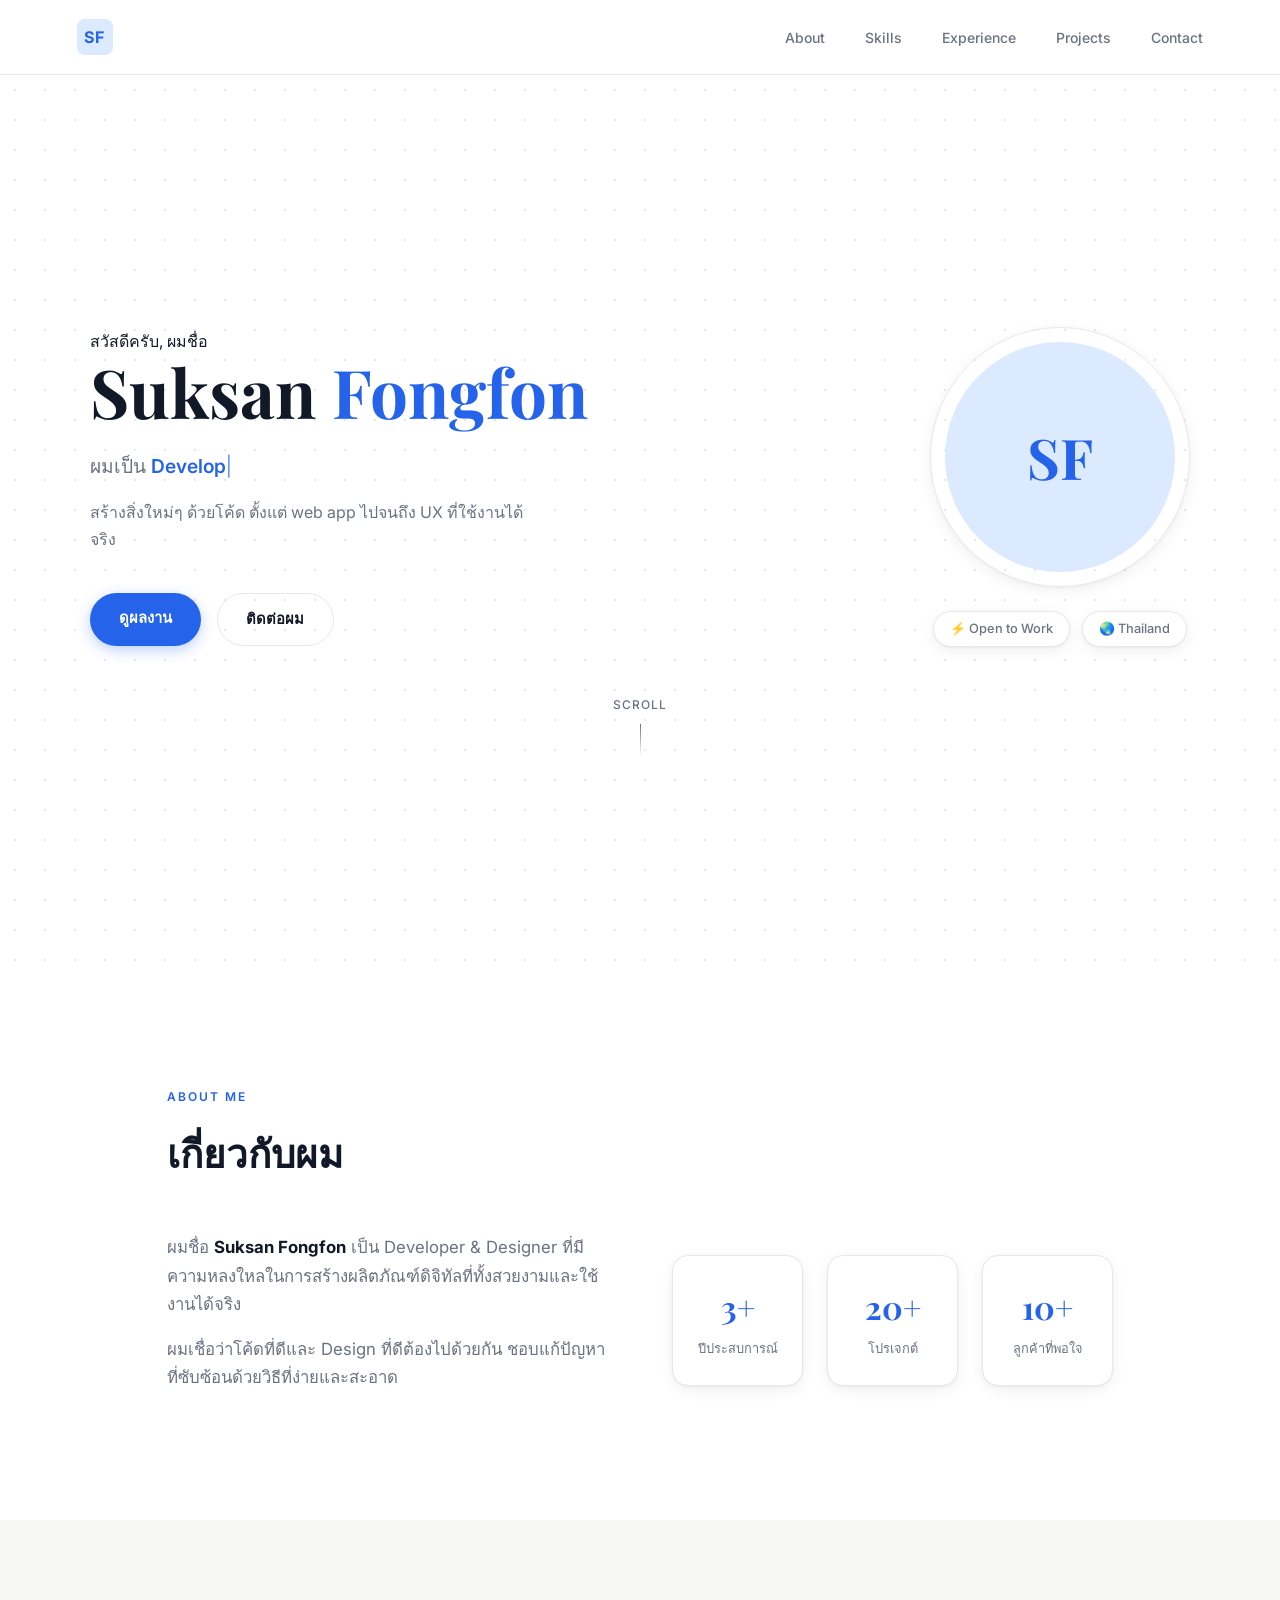
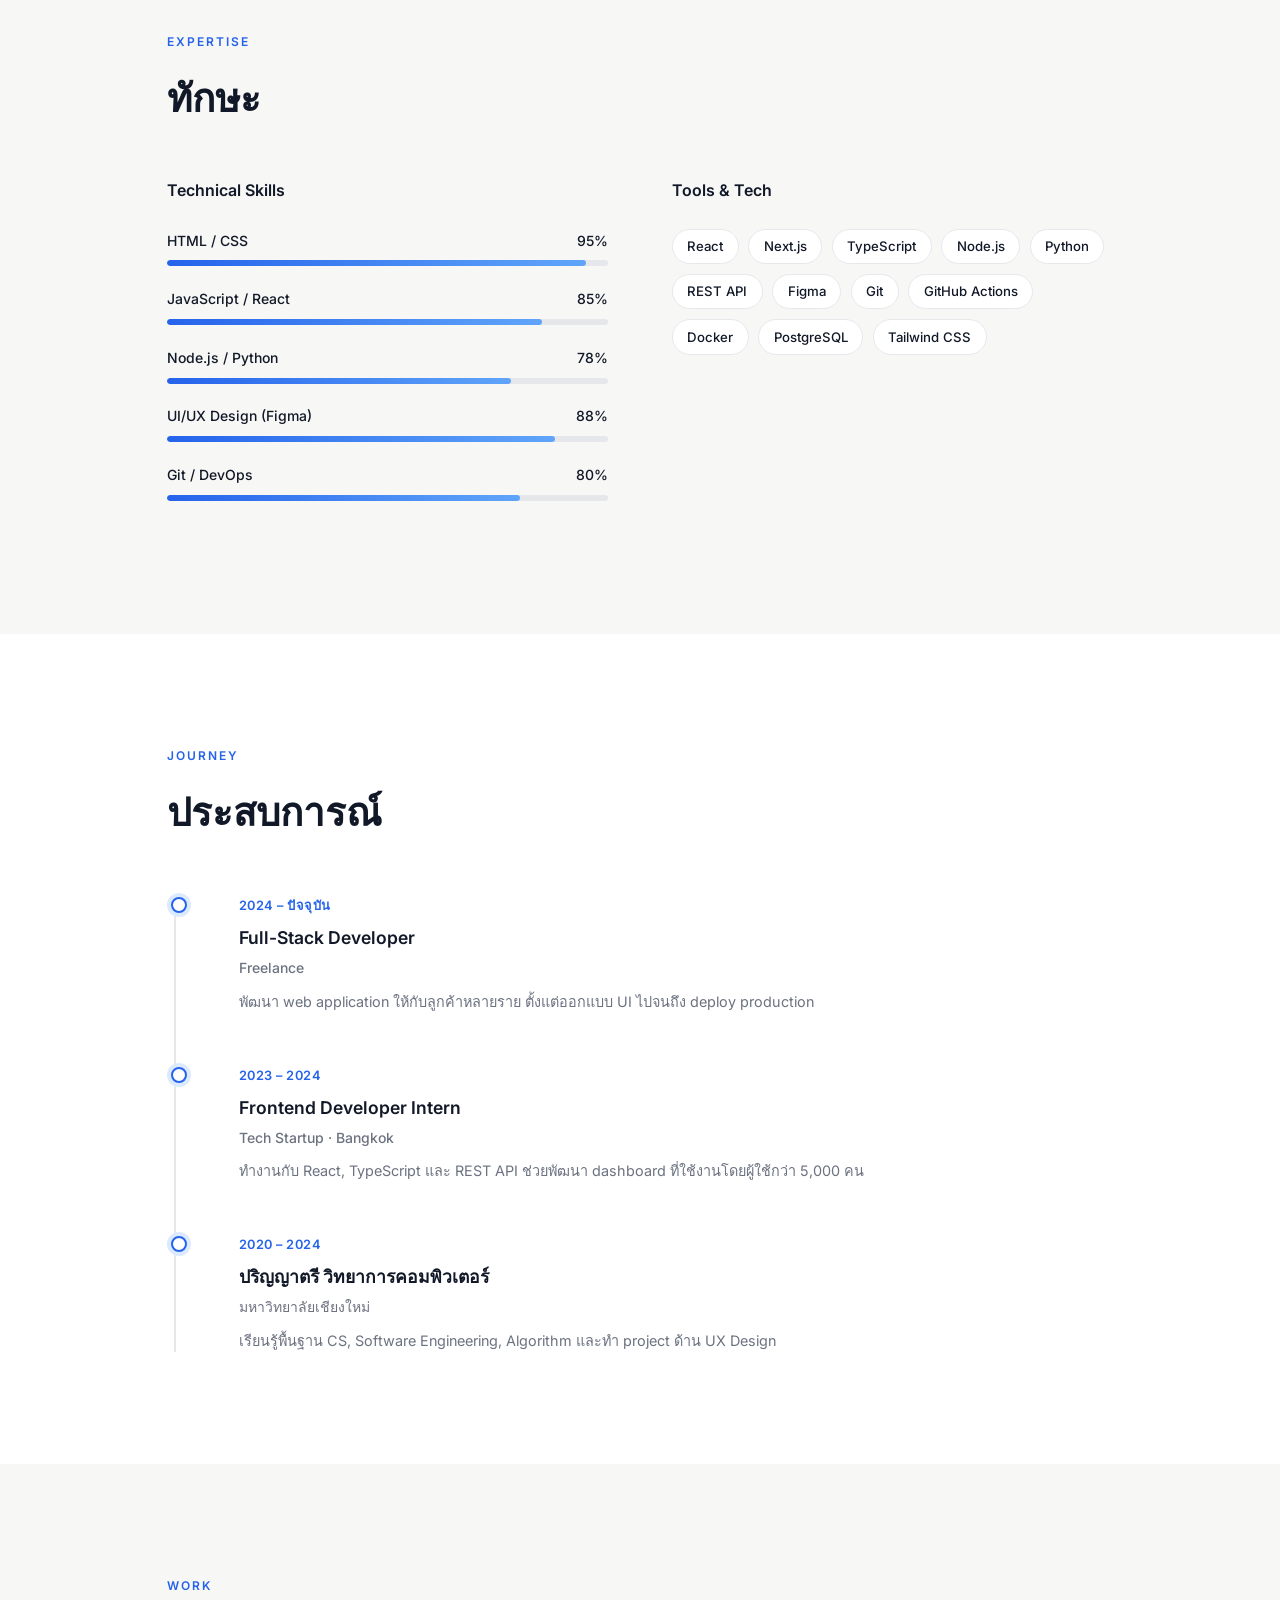
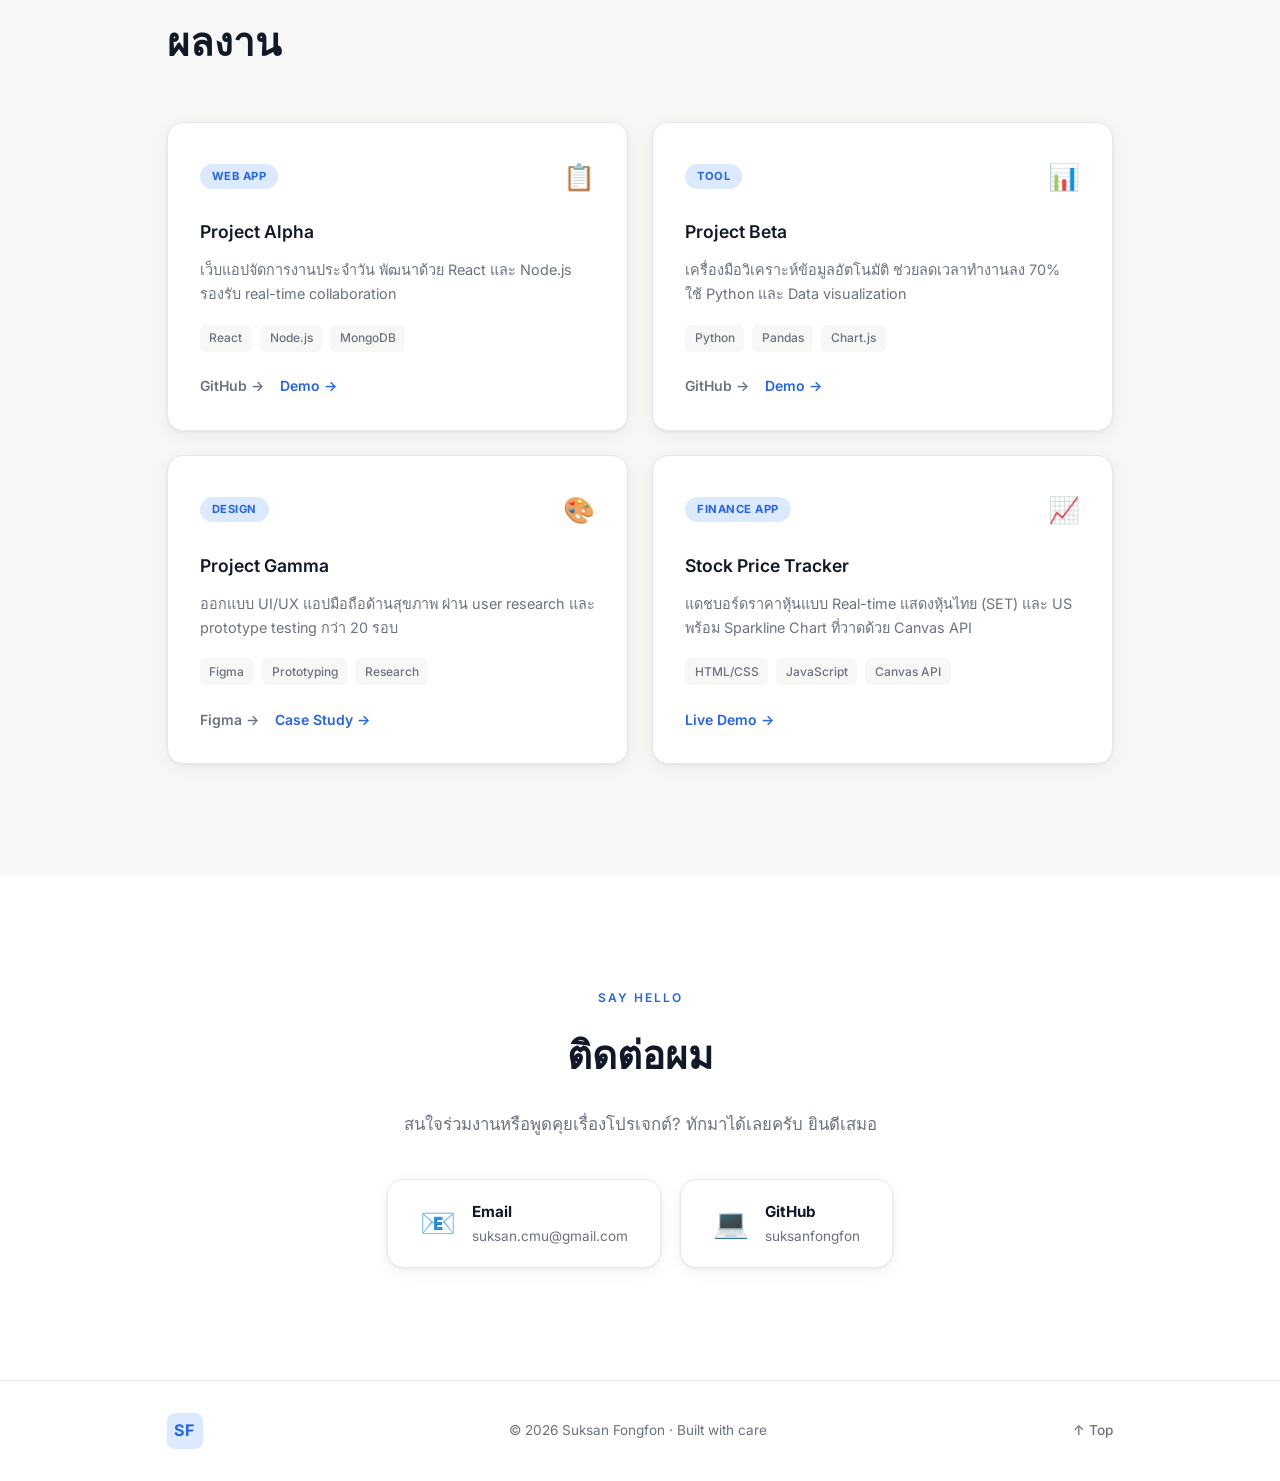
<file: index.html>
<!DOCTYPE html>
<html lang="th">
<head>
  <meta charset="UTF-8" />
  <meta name="viewport" content="width=device-width, initial-scale=1.0" />
  <title>Suksan Fongfon — Portfolio</title>
  <link rel="preconnect" href="https://fonts.googleapis.com" />
  <link href="https://fonts.googleapis.com/css2?family=Inter:wght@300;400;500;600;700&family=Playfair+Display:wght@700&display=swap" rel="stylesheet" />
  <link rel="stylesheet" href="style.css" />
</head>
<body>

  <!-- Nav -->
  <nav id="navbar">
    <span class="logo">SF</span>
    <ul>
      <li><a href="#about">About</a></li>
      <li><a href="#skills">Skills</a></li>
      <li><a href="#experience">Experience</a></li>
      <li><a href="#projects">Projects</a></li>
      <li><a href="#contact">Contact</a></li>
    </ul>
    <button class="menu-toggle" id="menuToggle" aria-label="Toggle menu">
      <span></span><span></span><span></span>
    </button>
  </nav>

  <!-- Hero -->
  <section class="hero">
    <div class="hero-inner">
      <div class="hero-content fade-in">
        <p class="greeting">สวัสดีครับ, ผมชื่อ</p>
        <h1 class="hero-name">Suksan <span class="accent">Fongfon</span></h1>
        <p class="tagline">
          ผมเป็น <span class="typed-text" id="typedText"></span><span class="cursor">|</span>
        </p>
        <p class="hero-desc">สร้างสิ่งใหม่ๆ ด้วยโค้ด ตั้งแต่ web app ไปจนถึง UX ที่ใช้งานได้จริง</p>
        <div class="hero-actions">
          <a href="#projects" class="btn btn-primary">ดูผลงาน</a>
          <a href="#contact" class="btn btn-secondary">ติดต่อผม</a>
        </div>
      </div>
      <div class="hero-visual fade-in delay-2">
        <div class="avatar-wrap">
          <div class="avatar-bg"></div>
          <div class="avatar">SF</div>
        </div>
        <div class="hero-badges">
          <div class="badge">⚡ Open to Work</div>
          <div class="badge">🌏 Thailand</div>
        </div>
      </div>
    </div>
    <a href="#about" class="scroll-hint">
      <span>Scroll</span>
      <div class="scroll-arrow"></div>
    </a>
  </section>

  <!-- About -->
  <section id="about" class="section">
    <div class="container">
      <div class="section-label reveal">About Me</div>
      <h2 class="reveal">เกี่ยวกับผม</h2>
      <div class="about-grid">
        <div class="about-text reveal">
          <p>ผมชื่อ <strong>Suksan Fongfon</strong> เป็น Developer & Designer ที่มีความหลงใหลในการสร้างผลิตภัณฑ์ดิจิทัลที่ทั้งสวยงามและใช้งานได้จริง</p>
          <p>ผมเชื่อว่าโค้ดที่ดีและ Design ที่ดีต้องไปด้วยกัน ชอบแก้ปัญหาที่ซับซ้อนด้วยวิธีที่ง่ายและสะอาด</p>
        </div>
        <div class="about-stats reveal delay-1">
          <div class="stat">
            <span class="stat-num">3+</span>
            <span class="stat-label">ปีประสบการณ์</span>
          </div>
          <div class="stat">
            <span class="stat-num">20+</span>
            <span class="stat-label">โปรเจกต์</span>
          </div>
          <div class="stat">
            <span class="stat-num">10+</span>
            <span class="stat-label">ลูกค้าที่พอใจ</span>
          </div>
        </div>
      </div>
    </div>
  </section>

  <!-- Skills -->
  <section id="skills" class="section alt">
    <div class="container">
      <div class="section-label reveal">Expertise</div>
      <h2 class="reveal">ทักษะ</h2>
      <div class="skills-layout">
        <div class="skills-bars reveal">
          <h3>Technical Skills</h3>
          <div class="skill-bar-item">
            <div class="skill-bar-header"><span>HTML / CSS</span><span>95%</span></div>
            <div class="bar-track"><div class="bar-fill" data-width="95"></div></div>
          </div>
          <div class="skill-bar-item">
            <div class="skill-bar-header"><span>JavaScript / React</span><span>85%</span></div>
            <div class="bar-track"><div class="bar-fill" data-width="85"></div></div>
          </div>
          <div class="skill-bar-item">
            <div class="skill-bar-header"><span>Node.js / Python</span><span>78%</span></div>
            <div class="bar-track"><div class="bar-fill" data-width="78"></div></div>
          </div>
          <div class="skill-bar-item">
            <div class="skill-bar-header"><span>UI/UX Design (Figma)</span><span>88%</span></div>
            <div class="bar-track"><div class="bar-fill" data-width="88"></div></div>
          </div>
          <div class="skill-bar-item">
            <div class="skill-bar-header"><span>Git / DevOps</span><span>80%</span></div>
            <div class="bar-track"><div class="bar-fill" data-width="80"></div></div>
          </div>
        </div>
        <div class="skills-tags reveal delay-1">
          <h3>Tools & Tech</h3>
          <div class="tag-cloud">
            <span class="tag">React</span>
            <span class="tag">Next.js</span>
            <span class="tag">TypeScript</span>
            <span class="tag">Node.js</span>
            <span class="tag">Python</span>
            <span class="tag">REST API</span>
            <span class="tag">Figma</span>
            <span class="tag">Git</span>
            <span class="tag">GitHub Actions</span>
            <span class="tag">Docker</span>
            <span class="tag">PostgreSQL</span>
            <span class="tag">Tailwind CSS</span>
          </div>
        </div>
      </div>
    </div>
  </section>

  <!-- Experience / Timeline -->
  <section id="experience" class="section">
    <div class="container">
      <div class="section-label reveal">Journey</div>
      <h2 class="reveal">ประสบการณ์</h2>
      <div class="timeline">
        <div class="timeline-item reveal">
          <div class="timeline-dot"></div>
          <div class="timeline-content">
            <span class="timeline-date">2024 – ปัจจุบัน</span>
            <h3>Full-Stack Developer</h3>
            <p class="timeline-company">Freelance</p>
            <p>พัฒนา web application ให้กับลูกค้าหลายราย ตั้งแต่ออกแบบ UI ไปจนถึง deploy production</p>
          </div>
        </div>
        <div class="timeline-item reveal delay-1">
          <div class="timeline-dot"></div>
          <div class="timeline-content">
            <span class="timeline-date">2023 – 2024</span>
            <h3>Frontend Developer Intern</h3>
            <p class="timeline-company">Tech Startup · Bangkok</p>
            <p>ทำงานกับ React, TypeScript และ REST API ช่วยพัฒนา dashboard ที่ใช้งานโดยผู้ใช้กว่า 5,000 คน</p>
          </div>
        </div>
        <div class="timeline-item reveal delay-2">
          <div class="timeline-dot"></div>
          <div class="timeline-content">
            <span class="timeline-date">2020 – 2024</span>
            <h3>ปริญญาตรี วิทยาการคอมพิวเตอร์</h3>
            <p class="timeline-company">มหาวิทยาลัยเชียงใหม่</p>
            <p>เรียนรู้พื้นฐาน CS, Software Engineering, Algorithm และทำ project ด้าน UX Design</p>
          </div>
        </div>
      </div>
    </div>
  </section>

  <!-- Projects -->
  <section id="projects" class="section alt">
    <div class="container">
      <div class="section-label reveal">Work</div>
      <h2 class="reveal">ผลงาน</h2>
      <div class="projects-grid">
        <div class="project-card reveal">
          <div class="project-header">
            <span class="project-tag">Web App</span>
            <div class="project-icon">📋</div>
          </div>
          <h3>Project Alpha</h3>
          <p>เว็บแอปจัดการงานประจำวัน พัฒนาด้วย React และ Node.js รองรับ real-time collaboration</p>
          <div class="project-stack">
            <span>React</span><span>Node.js</span><span>MongoDB</span>
          </div>
          <div class="project-links">
            <a href="#" class="link-btn">GitHub →</a>
            <a href="#" class="link-btn accent">Demo →</a>
          </div>
        </div>
        <div class="project-card reveal delay-1">
          <div class="project-header">
            <span class="project-tag">Tool</span>
            <div class="project-icon">📊</div>
          </div>
          <h3>Project Beta</h3>
          <p>เครื่องมือวิเคราะห์ข้อมูลอัตโนมัติ ช่วยลดเวลาทำงานลง 70% ใช้ Python และ Data visualization</p>
          <div class="project-stack">
            <span>Python</span><span>Pandas</span><span>Chart.js</span>
          </div>
          <div class="project-links">
            <a href="#" class="link-btn">GitHub →</a>
            <a href="#" class="link-btn accent">Demo →</a>
          </div>
        </div>
        <div class="project-card reveal delay-2">
          <div class="project-header">
            <span class="project-tag">Design</span>
            <div class="project-icon">🎨</div>
          </div>
          <h3>Project Gamma</h3>
          <p>ออกแบบ UI/UX แอปมือถือด้านสุขภาพ ผ่าน user research และ prototype testing กว่า 20 รอบ</p>
          <div class="project-stack">
            <span>Figma</span><span>Prototyping</span><span>Research</span>
          </div>
          <div class="project-links">
            <a href="#" class="link-btn">Figma →</a>
            <a href="#" class="link-btn accent">Case Study →</a>
          </div>
        </div>
        <div class="project-card reveal delay-3">
          <div class="project-header">
            <span class="project-tag">Finance App</span>
            <div class="project-icon">📈</div>
          </div>
          <h3>Stock Price Tracker</h3>
          <p>แดชบอร์ดราคาหุ้นแบบ Real-time แสดงหุ้นไทย (SET) และ US พร้อม Sparkline Chart ที่วาดด้วย Canvas API</p>
          <div class="project-stack">
            <span>HTML/CSS</span><span>JavaScript</span><span>Canvas API</span>
          </div>
          <div class="project-links">
            <a href="stocks.html" class="link-btn accent">Live Demo →</a>
          </div>
        </div>
      </div>
    </div>
  </section>

  <!-- Contact -->
  <section id="contact" class="section">
    <div class="container contact-wrap">
      <div class="section-label reveal">Say Hello</div>
      <h2 class="reveal">ติดต่อผม</h2>
      <p class="contact-sub reveal">สนใจร่วมงานหรือพูดคุยเรื่องโปรเจกต์? ทักมาได้เลยครับ ยินดีเสมอ</p>
      <div class="contact-links reveal">
        <a href="mailto:suksan.cmu@gmail.com" class="contact-card">
          <span class="contact-icon">📧</span>
          <div>
            <strong>Email</strong>
            <p>suksan.cmu@gmail.com</p>
          </div>
        </a>
        <a href="https://github.com/suksanfongfon" class="contact-card">
          <span class="contact-icon">💻</span>
          <div>
            <strong>GitHub</strong>
            <p>suksanfongfon</p>
          </div>
        </a>
      </div>
    </div>
  </section>

  <footer>
    <div class="container footer-inner">
      <span class="logo">SF</span>
      <p>© 2026 Suksan Fongfon · Built with care</p>
      <a href="#" class="back-top">↑ Top</a>
    </div>
  </footer>

  <script src="main.js"></script>
</body>
</html>
</file>
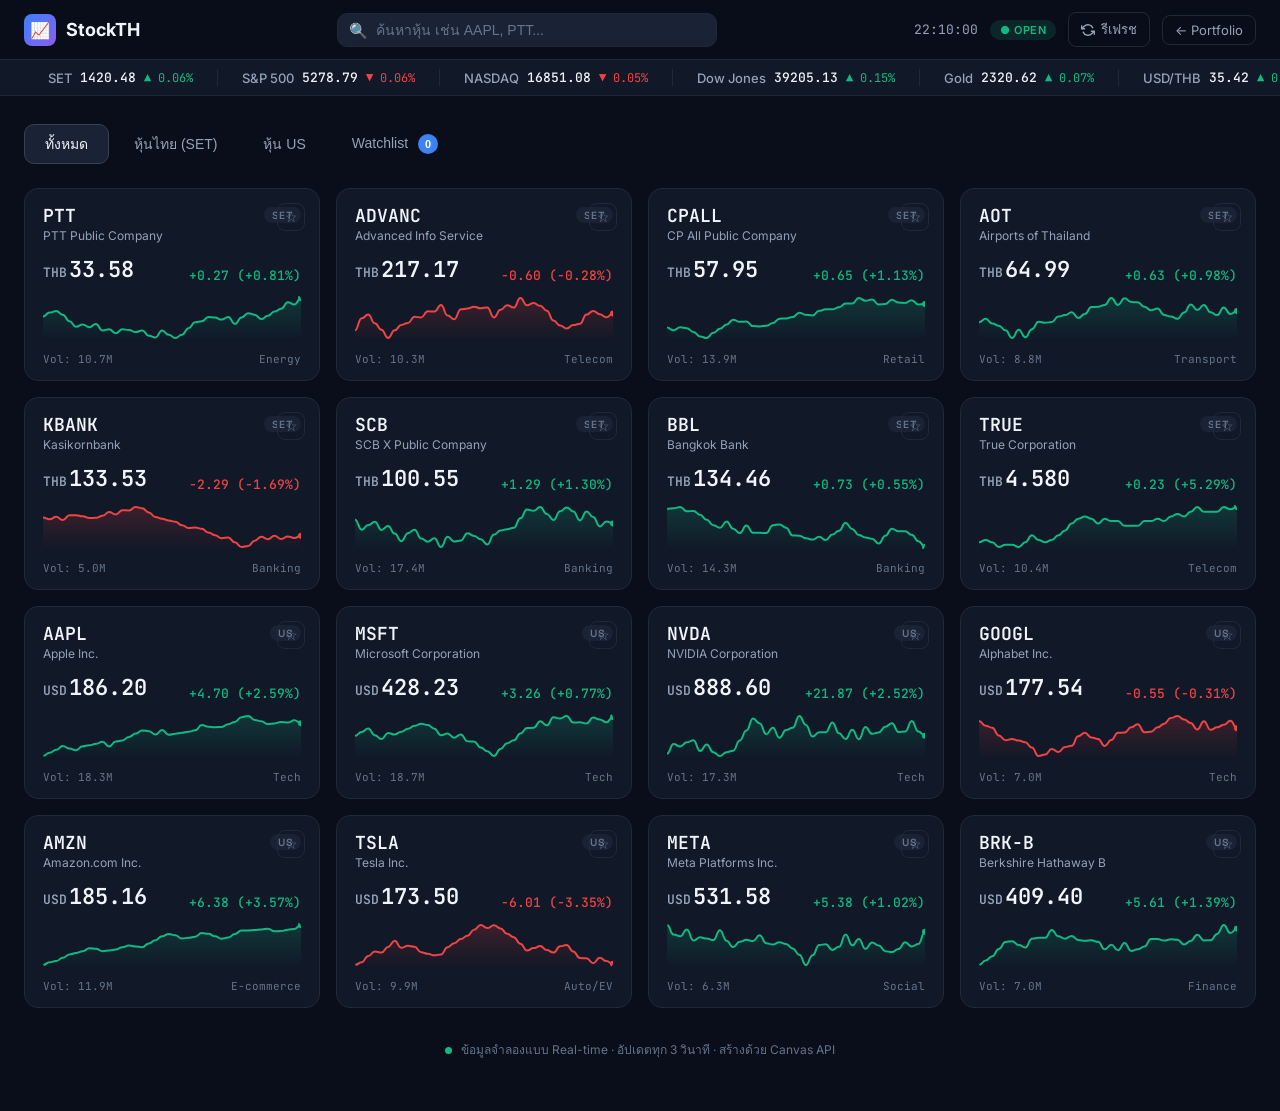
<file: stocks.html>
<!DOCTYPE html>
<html lang="th">
<head>
  <meta charset="UTF-8" />
  <meta name="viewport" content="width=device-width, initial-scale=1.0" />
  <title>Stock Tracker | ราคาหุ้น</title>
  <link href="https://fonts.googleapis.com/css2?family=Inter:wght@300;400;500;600;700&family=JetBrains+Mono:wght@400;500;600&display=swap" rel="stylesheet" />
  <style>
    *, *::before, *::after { box-sizing: border-box; margin: 0; padding: 0; }

    :root {
      --bg: #0a0e1a;
      --surface: #111827;
      --surface2: #1a2235;
      --border: #1f2937;
      --border2: #374151;
      --text: #f1f5f9;
      --text2: #94a3b8;
      --text3: #64748b;
      --green: #10b981;
      --green-dim: #064e3b;
      --red: #ef4444;
      --red-dim: #450a0a;
      --blue: #3b82f6;
      --yellow: #f59e0b;
      --font-mono: 'JetBrains Mono', monospace;
    }

    body {
      background: var(--bg);
      color: var(--text);
      font-family: 'Inter', sans-serif;
      min-height: 100vh;
    }

    /* ─── Navbar ─── */
    .navbar {
      position: sticky;
      top: 0;
      z-index: 100;
      background: rgba(10, 14, 26, 0.92);
      backdrop-filter: blur(12px);
      border-bottom: 1px solid var(--border);
      padding: 0 24px;
      height: 60px;
      display: flex;
      align-items: center;
      gap: 20px;
    }
    .nav-logo {
      display: flex;
      align-items: center;
      gap: 10px;
      text-decoration: none;
      color: var(--text);
      font-weight: 700;
      font-size: 18px;
      flex-shrink: 0;
    }
    .nav-logo .icon {
      width: 32px; height: 32px;
      background: linear-gradient(135deg, #3b82f6, #8b5cf6);
      border-radius: 8px;
      display: flex; align-items: center; justify-content: center;
      font-size: 16px;
    }
    .nav-center { flex: 1; display: flex; justify-content: center; }
    .search-wrap {
      position: relative;
      width: 100%;
      max-width: 380px;
    }
    .search-input {
      width: 100%;
      background: var(--surface2);
      border: 1px solid var(--border);
      border-radius: 10px;
      padding: 8px 14px 8px 38px;
      color: var(--text);
      font-size: 14px;
      outline: none;
      transition: border-color 0.2s;
    }
    .search-input::placeholder { color: var(--text3); }
    .search-input:focus { border-color: var(--blue); }
    .search-icon {
      position: absolute;
      left: 12px;
      top: 50%;
      transform: translateY(-50%);
      color: var(--text3);
      font-size: 15px;
    }
    .nav-right { display: flex; align-items: center; gap: 12px; flex-shrink: 0; }
    .nav-time {
      font-family: var(--font-mono);
      font-size: 13px;
      color: var(--text2);
    }
    .market-status {
      padding: 3px 10px;
      border-radius: 20px;
      font-size: 11px;
      font-weight: 600;
      letter-spacing: 0.5px;
    }
    .market-status.open { background: rgba(16,185,129,0.15); color: var(--green); }
    .market-status.closed { background: rgba(239,68,68,0.15); color: var(--red); }
    .back-link {
      text-decoration: none;
      color: var(--text2);
      font-size: 13px;
      padding: 6px 12px;
      border-radius: 8px;
      border: 1px solid var(--border);
      transition: all 0.2s;
    }
    .back-link:hover { color: var(--text); border-color: var(--border2); }
    .refresh-btn {
      background: none;
      border: 1px solid var(--border);
      color: var(--text2);
      padding: 6px 12px;
      border-radius: 8px;
      cursor: pointer;
      font-size: 13px;
      transition: all 0.2s;
      display: flex; align-items: center; gap: 6px;
    }
    .refresh-btn:hover { color: var(--text); border-color: var(--border2); }
    .refresh-btn.spinning svg { animation: spin 1s linear infinite; }
    @keyframes spin { to { transform: rotate(360deg); } }

    /* ─── Ticker ─── */
    .ticker-bar {
      background: var(--surface);
      border-bottom: 1px solid var(--border);
      padding: 0 24px;
      overflow: hidden;
      height: 36px;
    }
    .ticker-track {
      display: flex;
      align-items: center;
      height: 100%;
      gap: 0;
      animation: ticker 40s linear infinite;
      width: max-content;
    }
    .ticker-bar:hover .ticker-track { animation-play-state: paused; }
    @keyframes ticker { from { transform: translateX(0); } to { transform: translateX(-50%); } }
    .ticker-item {
      display: flex;
      align-items: center;
      gap: 8px;
      padding: 0 24px;
      font-size: 13px;
      border-right: 1px solid var(--border);
      white-space: nowrap;
    }
    .ticker-item .t-name { color: var(--text2); font-weight: 500; }
    .ticker-item .t-price { font-family: var(--font-mono); font-weight: 500; }
    .ticker-item .t-chg { font-family: var(--font-mono); font-size: 12px; }
    .up { color: var(--green); }
    .down { color: var(--red); }

    /* ─── Main ─── */
    .main { max-width: 1400px; margin: 0 auto; padding: 28px 24px; }

    /* ─── Tabs ─── */
    .tabs { display: flex; gap: 4px; margin-bottom: 24px; }
    .tab-btn {
      padding: 8px 20px;
      border-radius: 10px;
      border: 1px solid transparent;
      background: none;
      color: var(--text2);
      cursor: pointer;
      font-size: 14px;
      font-weight: 500;
      transition: all 0.2s;
    }
    .tab-btn.active {
      background: var(--surface2);
      border-color: var(--border2);
      color: var(--text);
    }
    .tab-btn:hover:not(.active) { color: var(--text); }
    .watchlist-count {
      display: inline-flex;
      align-items: center;
      justify-content: center;
      width: 20px; height: 20px;
      background: var(--blue);
      color: #fff;
      border-radius: 50%;
      font-size: 11px;
      font-weight: 600;
      margin-left: 6px;
    }

    /* ─── Stock Grid ─── */
    .stock-grid {
      display: grid;
      grid-template-columns: repeat(auto-fill, minmax(260px, 1fr));
      gap: 16px;
    }
    .stock-card {
      background: var(--surface);
      border: 1px solid var(--border);
      border-radius: 14px;
      padding: 18px 18px 14px;
      cursor: pointer;
      transition: all 0.2s;
      position: relative;
      overflow: hidden;
    }
    .stock-card:hover {
      border-color: var(--border2);
      transform: translateY(-2px);
      box-shadow: 0 8px 24px rgba(0,0,0,0.3);
    }
    .stock-card.in-watchlist { border-color: rgba(59,130,246,0.3); }
    .card-top {
      display: flex;
      justify-content: space-between;
      align-items: flex-start;
      margin-bottom: 12px;
    }
    .card-symbol {
      font-family: var(--font-mono);
      font-size: 18px;
      font-weight: 600;
      color: var(--text);
      line-height: 1;
    }
    .card-name {
      font-size: 12px;
      color: var(--text2);
      margin-top: 3px;
      max-width: 160px;
      white-space: nowrap;
      overflow: hidden;
      text-overflow: ellipsis;
    }
    .card-market-badge {
      font-size: 10px;
      font-weight: 600;
      padding: 2px 8px;
      border-radius: 20px;
      background: var(--surface2);
      color: var(--text3);
      letter-spacing: 0.5px;
    }
    .watchlist-btn {
      position: absolute;
      top: 14px;
      right: 14px;
      width: 28px; height: 28px;
      border-radius: 8px;
      border: 1px solid var(--border);
      background: none;
      color: var(--text3);
      cursor: pointer;
      display: flex; align-items: center; justify-content: center;
      font-size: 14px;
      transition: all 0.2s;
      z-index: 2;
    }
    .watchlist-btn:hover { color: var(--yellow); border-color: var(--yellow); }
    .watchlist-btn.starred { color: var(--yellow); border-color: rgba(245,158,11,0.3); background: rgba(245,158,11,0.08); }
    .card-price-row {
      display: flex;
      align-items: flex-end;
      justify-content: space-between;
      gap: 8px;
      margin-bottom: 4px;
    }
    .card-price {
      font-family: var(--font-mono);
      font-size: 22px;
      font-weight: 600;
      color: var(--text);
    }
    .card-currency { font-size: 13px; color: var(--text2); margin-right: 2px; }
    .card-change {
      font-family: var(--font-mono);
      font-size: 13px;
      font-weight: 500;
      text-align: right;
    }
    .card-sparkline {
      margin-top: 10px;
      border-radius: 6px;
      overflow: hidden;
    }
    .card-sparkline canvas {
      display: block;
      width: 100%;
      height: 48px;
    }
    .card-bottom {
      display: flex;
      justify-content: space-between;
      margin-top: 10px;
      font-size: 11px;
      color: var(--text3);
    }
    .card-bottom span { font-family: var(--font-mono); }

    /* ─── Empty state ─── */
    .empty-state {
      grid-column: 1 / -1;
      text-align: center;
      padding: 64px 20px;
      color: var(--text2);
    }
    .empty-state .empty-icon { font-size: 48px; margin-bottom: 16px; }
    .empty-state p { font-size: 15px; }

    /* ─── Modal ─── */
    .modal-overlay {
      position: fixed;
      inset: 0;
      background: rgba(0,0,0,0.7);
      backdrop-filter: blur(6px);
      z-index: 200;
      display: flex;
      align-items: center;
      justify-content: center;
      padding: 20px;
      opacity: 0;
      pointer-events: none;
      transition: opacity 0.25s;
    }
    .modal-overlay.open { opacity: 1; pointer-events: all; }
    .modal {
      background: var(--surface);
      border: 1px solid var(--border2);
      border-radius: 20px;
      width: 100%;
      max-width: 680px;
      max-height: 90vh;
      overflow-y: auto;
      padding: 28px;
      transform: scale(0.95);
      transition: transform 0.25s;
    }
    .modal-overlay.open .modal { transform: scale(1); }
    .modal-header {
      display: flex;
      justify-content: space-between;
      align-items: flex-start;
      margin-bottom: 24px;
    }
    .modal-close {
      width: 36px; height: 36px;
      border-radius: 10px;
      border: 1px solid var(--border);
      background: none;
      color: var(--text2);
      cursor: pointer;
      font-size: 18px;
      display: flex; align-items: center; justify-content: center;
      transition: all 0.2s;
    }
    .modal-close:hover { color: var(--text); border-color: var(--border2); }
    .modal-symbol {
      font-family: var(--font-mono);
      font-size: 28px;
      font-weight: 700;
    }
    .modal-company { color: var(--text2); font-size: 14px; margin-top: 2px; }
    .modal-price-row {
      display: flex;
      align-items: flex-end;
      gap: 16px;
      margin-bottom: 8px;
    }
    .modal-price {
      font-family: var(--font-mono);
      font-size: 40px;
      font-weight: 700;
    }
    .modal-change {
      font-family: var(--font-mono);
      font-size: 18px;
      font-weight: 500;
      margin-bottom: 4px;
    }
    .modal-chart-wrap {
      margin: 20px 0;
      border-radius: 12px;
      overflow: hidden;
      background: var(--surface2);
      padding: 16px;
    }
    .modal-chart-wrap canvas {
      display: block;
      width: 100%;
      height: 200px;
    }
    .chart-period-btns {
      display: flex;
      gap: 6px;
      margin-bottom: 12px;
    }
    .period-btn {
      padding: 4px 12px;
      border-radius: 8px;
      border: 1px solid var(--border);
      background: none;
      color: var(--text2);
      cursor: pointer;
      font-size: 12px;
      font-weight: 500;
      transition: all 0.2s;
    }
    .period-btn.active {
      background: var(--blue);
      border-color: var(--blue);
      color: #fff;
    }
    .period-btn:hover:not(.active) { color: var(--text); border-color: var(--border2); }
    .stats-grid {
      display: grid;
      grid-template-columns: 1fr 1fr;
      gap: 12px;
      margin-top: 20px;
    }
    .stat-item {
      background: var(--surface2);
      border-radius: 12px;
      padding: 14px 16px;
    }
    .stat-label { font-size: 12px; color: var(--text2); margin-bottom: 4px; }
    .stat-value { font-family: var(--font-mono); font-size: 16px; font-weight: 600; color: var(--text); }

    /* ─── Loading skeleton ─── */
    .skeleton {
      animation: skeleton-pulse 1.5s ease-in-out infinite;
      background: linear-gradient(90deg, var(--surface2) 25%, var(--surface) 50%, var(--surface2) 75%);
      background-size: 200% 100%;
      border-radius: 8px;
    }
    @keyframes skeleton-pulse {
      0% { background-position: 200% 0; }
      100% { background-position: -200% 0; }
    }

    /* ─── Data source note ─── */
    .data-note {
      text-align: center;
      font-size: 12px;
      color: var(--text3);
      margin-top: 32px;
      padding-bottom: 24px;
    }
    .data-note .live-dot {
      display: inline-block;
      width: 7px; height: 7px;
      border-radius: 50%;
      background: var(--green);
      margin-right: 6px;
      animation: pulse 2s infinite;
    }
    @keyframes pulse {
      0%, 100% { opacity: 1; }
      50% { opacity: 0.3; }
    }

    /* ─── Responsive ─── */
    @media (max-width: 768px) {
      .navbar { padding: 0 16px; gap: 12px; }
      .nav-center { display: none; }
      .nav-time { display: none; }
      .main { padding: 20px 16px; }
      .stock-grid { grid-template-columns: repeat(auto-fill, minmax(200px, 1fr)); gap: 12px; }
      .modal { padding: 20px; }
      .modal-price { font-size: 32px; }
      .stats-grid { grid-template-columns: 1fr 1fr; gap: 8px; }
    }
    @media (max-width: 480px) {
      .stock-grid { grid-template-columns: 1fr 1fr; }
    }
  </style>
</head>
<body>

  <!-- Navbar -->
  <nav class="navbar">
    <a href="index.html" class="nav-logo">
      <div class="icon">📈</div>
      <span>StockTH</span>
    </a>
    <div class="nav-center">
      <div class="search-wrap">
        <span class="search-icon">🔍</span>
        <input class="search-input" id="searchInput" type="text" placeholder="ค้นหาหุ้น เช่น AAPL, PTT..." />
      </div>
    </div>
    <div class="nav-right">
      <span class="nav-time" id="clock"></span>
      <span class="market-status" id="marketStatus"></span>
      <button class="refresh-btn" id="refreshBtn" title="รีเฟรช">
        <svg id="refreshIcon" width="14" height="14" viewBox="0 0 24 24" fill="none" stroke="currentColor" stroke-width="2.5">
          <path d="M1 4v6h6M23 20v-6h-6"/>
          <path d="M20.49 9A9 9 0 0 0 5.64 5.64L1 10m22 4-4.64 4.36A9 9 0 0 1 3.51 15"/>
        </svg>
        รีเฟรช
      </button>
      <a href="index.html" class="back-link">← Portfolio</a>
    </div>
  </nav>

  <!-- Ticker Bar -->
  <div class="ticker-bar">
    <div class="ticker-track" id="tickerTrack"></div>
  </div>

  <!-- Main -->
  <main class="main">
    <!-- Tabs -->
    <div class="tabs">
      <button class="tab-btn active" data-tab="all">ทั้งหมด</button>
      <button class="tab-btn" data-tab="set">หุ้นไทย (SET)</button>
      <button class="tab-btn" data-tab="us">หุ้น US</button>
      <button class="tab-btn" data-tab="watchlist">
        Watchlist <span class="watchlist-count" id="watchlistCount">0</span>
      </button>
    </div>

    <!-- Stock Grid -->
    <div class="stock-grid" id="stockGrid"></div>

    <div class="data-note">
      <span class="live-dot"></span>
      ข้อมูลจำลองแบบ Real-time · อัปเดตทุก 3 วินาที · สร้างด้วย Canvas API
    </div>
  </main>

  <!-- Modal -->
  <div class="modal-overlay" id="modalOverlay">
    <div class="modal" id="modal">
      <div class="modal-header">
        <div>
          <div class="modal-symbol" id="modalSymbol"></div>
          <div class="modal-company" id="modalCompany"></div>
        </div>
        <button class="modal-close" id="modalClose">✕</button>
      </div>
      <div class="modal-price-row">
        <div class="modal-price" id="modalPrice"></div>
        <div>
          <div class="modal-change" id="modalChange"></div>
          <div style="font-size:12px;color:var(--text3)" id="modalTime"></div>
        </div>
      </div>
      <div class="modal-chart-wrap">
        <div class="chart-period-btns">
          <button class="period-btn active" data-period="1d">1D</button>
          <button class="period-btn" data-period="1w">1W</button>
          <button class="period-btn" data-period="1m">1M</button>
          <button class="period-btn" data-period="3m">3M</button>
        </div>
        <canvas id="modalChart" height="200"></canvas>
      </div>
      <div class="stats-grid" id="statsGrid"></div>
    </div>
  </div>

  <script>
    // ─── Stock Data ───────────────────────────────────────────────────────────
    const STOCKS = [
      // Thai SET stocks
      { symbol: 'PTT',    name: 'PTT Public Company',         market: 'SET', currency: 'THB', sector: 'Energy',   basePrice: 32.50,  vol: 0.8 },
      { symbol: 'ADVANC', name: 'Advanced Info Service',      market: 'SET', currency: 'THB', sector: 'Telecom',  basePrice: 215.00, vol: 0.5 },
      { symbol: 'CPALL',  name: 'CP All Public Company',      market: 'SET', currency: 'THB', sector: 'Retail',   basePrice: 57.75,  vol: 0.6 },
      { symbol: 'AOT',    name: 'Airports of Thailand',       market: 'SET', currency: 'THB', sector: 'Transport',basePrice: 67.25,  vol: 0.7 },
      { symbol: 'KBANK',  name: 'Kasikornbank',               market: 'SET', currency: 'THB', sector: 'Banking',  basePrice: 139.50, vol: 0.9 },
      { symbol: 'SCB',    name: 'SCB X Public Company',       market: 'SET', currency: 'THB', sector: 'Banking',  basePrice: 97.75,  vol: 0.9 },
      { symbol: 'BBL',    name: 'Bangkok Bank',               market: 'SET', currency: 'THB', sector: 'Banking',  basePrice: 141.00, vol: 0.6 },
      { symbol: 'TRUE',   name: 'True Corporation',           market: 'SET', currency: 'THB', sector: 'Telecom',  basePrice: 4.48,   vol: 1.2 },
      // US stocks
      { symbol: 'AAPL',   name: 'Apple Inc.',                 market: 'US',  currency: 'USD', sector: 'Tech',     basePrice: 189.50, vol: 0.7 },
      { symbol: 'MSFT',   name: 'Microsoft Corporation',      market: 'US',  currency: 'USD', sector: 'Tech',     basePrice: 425.30, vol: 0.6 },
      { symbol: 'NVDA',   name: 'NVIDIA Corporation',         market: 'US',  currency: 'USD', sector: 'Tech',     basePrice: 875.60, vol: 1.5 },
      { symbol: 'GOOGL',  name: 'Alphabet Inc.',              market: 'US',  currency: 'USD', sector: 'Tech',     basePrice: 172.40, vol: 0.8 },
      { symbol: 'AMZN',   name: 'Amazon.com Inc.',            market: 'US',  currency: 'USD', sector: 'E-commerce',basePrice:185.20, vol: 0.9 },
      { symbol: 'TSLA',   name: 'Tesla Inc.',                 market: 'US',  currency: 'USD', sector: 'Auto/EV',  basePrice: 172.80, vol: 2.0 },
      { symbol: 'META',   name: 'Meta Platforms Inc.',        market: 'US',  currency: 'USD', sector: 'Social',   basePrice: 515.40, vol: 1.0 },
      { symbol: 'BRK-B',  name: 'Berkshire Hathaway B',       market: 'US',  currency: 'USD', sector: 'Finance',  basePrice: 411.20, vol: 0.4 },
    ];

    // ─── State ────────────────────────────────────────────────────────────────
    let stockState = {};
    let watchlist = new Set(JSON.parse(localStorage.getItem('watchlist') || '[]'));
    let activeTab = 'all';
    let searchQuery = '';
    let activeModal = null;
    let modalPeriod = '1d';

    // ─── Generate historical data ─────────────────────────────────────────────
    function generateHistory(basePrice, volatility, points) {
      const data = [];
      let price = basePrice * (0.95 + Math.random() * 0.1);
      for (let i = 0; i < points; i++) {
        const change = (Math.random() - 0.48) * volatility * 0.01 * price;
        price = Math.max(price * 0.5, price + change);
        data.push(parseFloat(price.toFixed(basePrice < 10 ? 2 : 2)));
      }
      return data;
    }

    function initState() {
      STOCKS.forEach(s => {
        const history1d  = generateHistory(s.basePrice, s.vol, 80);
        const history1w  = generateHistory(s.basePrice, s.vol, 140);
        const history1m  = generateHistory(s.basePrice, s.vol, 220);
        const history3m  = generateHistory(s.basePrice, s.vol, 320);
        const current = history1d[history1d.length - 1];
        const open    = history1d[0];
        stockState[s.symbol] = {
          ...s,
          price: current,
          open,
          dayHigh: Math.max(...history1d) * 1.002,
          dayLow:  Math.min(...history1d) * 0.998,
          weekHigh: Math.max(...history1w) * 1.005,
          weekLow:  Math.min(...history1w) * 0.995,
          volume: Math.floor((Math.random() * 15 + 5) * 1e6),
          history1d, history1w, history1m, history3m,
          prevClose: history1d[0],
          mktCap: (current * (Math.random() * 8e9 + 2e9)),
        };
      });
    }

    // ─── Price Simulation ─────────────────────────────────────────────────────
    function tickPrices() {
      Object.values(stockState).forEach(s => {
        const change = (Math.random() - 0.49) * s.vol * 0.008 * s.price;
        s.price = Math.max(0.01, parseFloat((s.price + change).toFixed(s.basePrice < 10 ? 3 : 2)));
        s.history1d.push(s.price);
        if (s.history1d.length > 120) s.history1d.shift();
        s.dayHigh = Math.max(s.dayHigh, s.price);
        s.dayLow  = Math.min(s.dayLow, s.price);
      });
      renderGrid();
      if (activeModal) renderModal(activeModal);
      renderTicker();
    }

    // ─── Formatting ──────────────────────────────────────────────────────────
    function fmtPrice(price, currency) {
      if (price < 10)   return price.toFixed(3);
      if (price < 100)  return price.toFixed(2);
      if (price < 1000) return price.toFixed(2);
      return price.toFixed(2);
    }
    function fmtChange(price, open) {
      const ch  = price - open;
      const pct = ((price - open) / open) * 100;
      const sign = ch >= 0 ? '+' : '';
      return { ch, pct, sign, isUp: ch >= 0 };
    }
    function fmtMktCap(val) {
      if (val >= 1e12) return (val / 1e12).toFixed(2) + 'T';
      if (val >= 1e9)  return (val / 1e9).toFixed(2) + 'B';
      if (val >= 1e6)  return (val / 1e6).toFixed(1) + 'M';
      return val.toFixed(0);
    }
    function fmtVol(val) {
      if (val >= 1e9) return (val / 1e9).toFixed(2) + 'B';
      if (val >= 1e6) return (val / 1e6).toFixed(1) + 'M';
      if (val >= 1e3) return (val / 1e3).toFixed(0) + 'K';
      return val.toString();
    }

    // ─── Sparkline Canvas ────────────────────────────────────────────────────
    function drawSparkline(canvas, data, isUp) {
      const dpr = window.devicePixelRatio || 1;
      const w = canvas.clientWidth;
      const h = canvas.clientHeight;
      if (!w || !h) return;
      canvas.width  = w * dpr;
      canvas.height = h * dpr;
      const ctx = canvas.getContext('2d');
      ctx.scale(dpr, dpr);
      ctx.clearRect(0, 0, w, h);

      if (data.length < 2) return;

      const min = Math.min(...data);
      const max = Math.max(...data);
      const range = max - min || 1;
      const pad = 4;

      const pts = data.map((v, i) => ({
        x: (i / (data.length - 1)) * w,
        y: h - pad - ((v - min) / range) * (h - pad * 2),
      }));

      const color = isUp ? '#10b981' : '#ef4444';

      // Gradient fill
      const grad = ctx.createLinearGradient(0, 0, 0, h);
      grad.addColorStop(0, color + '35');
      grad.addColorStop(1, color + '00');

      ctx.beginPath();
      ctx.moveTo(pts[0].x, pts[0].y);
      for (let i = 1; i < pts.length; i++) {
        const cpx = (pts[i - 1].x + pts[i].x) / 2;
        ctx.bezierCurveTo(cpx, pts[i-1].y, cpx, pts[i].y, pts[i].x, pts[i].y);
      }
      ctx.lineTo(w, h);
      ctx.lineTo(0, h);
      ctx.closePath();
      ctx.fillStyle = grad;
      ctx.fill();

      // Line
      ctx.beginPath();
      ctx.moveTo(pts[0].x, pts[0].y);
      for (let i = 1; i < pts.length; i++) {
        const cpx = (pts[i - 1].x + pts[i].x) / 2;
        ctx.bezierCurveTo(cpx, pts[i-1].y, cpx, pts[i].y, pts[i].x, pts[i].y);
      }
      ctx.strokeStyle = color;
      ctx.lineWidth = 2;
      ctx.stroke();

      // End dot
      const last = pts[pts.length - 1];
      ctx.beginPath();
      ctx.arc(last.x, last.y, 3, 0, Math.PI * 2);
      ctx.fillStyle = color;
      ctx.fill();
    }

    // ─── Detailed Chart ───────────────────────────────────────────────────────
    function drawDetailChart(canvas, data, isUp) {
      const dpr = window.devicePixelRatio || 1;
      const w = canvas.clientWidth;
      const h = canvas.clientHeight;
      if (!w || !h) return;
      canvas.width  = w * dpr;
      canvas.height = h * dpr;
      const ctx = canvas.getContext('2d');
      ctx.scale(dpr, dpr);
      ctx.clearRect(0, 0, w, h);

      if (data.length < 2) return;

      const min = Math.min(...data);
      const max = Math.max(...data);
      const range = max - min || 1;
      const padX = 8, padY = 12;

      const pts = data.map((v, i) => ({
        x: padX + (i / (data.length - 1)) * (w - padX * 2),
        y: padY + (1 - (v - min) / range) * (h - padY * 2),
      }));

      const color = isUp ? '#10b981' : '#ef4444';

      // Grid lines
      ctx.strokeStyle = '#1f2937';
      ctx.lineWidth = 1;
      for (let i = 0; i <= 4; i++) {
        const y = padY + (i / 4) * (h - padY * 2);
        ctx.beginPath();
        ctx.moveTo(padX, y);
        ctx.lineTo(w - padX, y);
        ctx.stroke();
      }

      // Gradient fill
      const grad = ctx.createLinearGradient(0, 0, 0, h);
      grad.addColorStop(0, color + '30');
      grad.addColorStop(1, color + '00');

      ctx.beginPath();
      ctx.moveTo(pts[0].x, pts[0].y);
      for (let i = 1; i < pts.length; i++) {
        const cpx = (pts[i-1].x + pts[i].x) / 2;
        ctx.bezierCurveTo(cpx, pts[i-1].y, cpx, pts[i].y, pts[i].x, pts[i].y);
      }
      ctx.lineTo(pts[pts.length-1].x, h - padY);
      ctx.lineTo(pts[0].x, h - padY);
      ctx.closePath();
      ctx.fillStyle = grad;
      ctx.fill();

      // Line
      ctx.beginPath();
      ctx.moveTo(pts[0].x, pts[0].y);
      for (let i = 1; i < pts.length; i++) {
        const cpx = (pts[i-1].x + pts[i].x) / 2;
        ctx.bezierCurveTo(cpx, pts[i-1].y, cpx, pts[i].y, pts[i].x, pts[i].y);
      }
      ctx.strokeStyle = color;
      ctx.lineWidth = 2.5;
      ctx.lineJoin = 'round';
      ctx.stroke();

      // Price label at end
      const last = pts[pts.length - 1];
      const lastVal = data[data.length - 1];
      ctx.fillStyle = color;
      ctx.font = `500 11px 'JetBrains Mono', monospace`;
      const label = lastVal >= 100 ? lastVal.toFixed(2) : lastVal.toFixed(3);
      const tw = ctx.measureText(label).width;
      ctx.fillText(label, Math.min(last.x - tw / 2, w - padX - tw), last.y - 8);

      // End dot
      ctx.beginPath();
      ctx.arc(last.x, last.y, 4, 0, Math.PI * 2);
      ctx.fillStyle = '#fff';
      ctx.fill();
      ctx.strokeStyle = color;
      ctx.lineWidth = 2;
      ctx.stroke();
    }

    // ─── Ticker ───────────────────────────────────────────────────────────────
    const INDICES = [
      { name: 'SET', baseVal: 1420.35 },
      { name: 'S&P 500', baseVal: 5278.50 },
      { name: 'NASDAQ', baseVal: 16850.20 },
      { name: 'Dow Jones', baseVal: 39200.30 },
      { name: 'Gold', baseVal: 2320.40 },
      { name: 'USD/THB', baseVal: 35.42 },
      { name: 'Brent Oil', baseVal: 82.15 },
    ];
    let indexVals = INDICES.map(ix => ({
      ...ix,
      val: ix.baseVal,
      ch: (Math.random() - 0.5) * ix.baseVal * 0.005,
    }));

    function renderTicker() {
      indexVals.forEach(ix => {
        ix.val += (Math.random() - 0.5) * ix.baseVal * 0.0003;
      });
      const items = indexVals.map(ix => {
        const isUp = ix.ch >= 0;
        const pct = ((ix.ch) / (ix.val - ix.ch)) * 100;
        return `
          <div class="ticker-item">
            <span class="t-name">${ix.name}</span>
            <span class="t-price">${ix.val.toFixed(2)}</span>
            <span class="t-chg ${isUp ? 'up' : 'down'}">${isUp ? '▲' : '▼'} ${Math.abs(pct).toFixed(2)}%</span>
          </div>
        `;
      }).join('');
      document.getElementById('tickerTrack').innerHTML = items + items;
    }

    // ─── Clock & Market Status ────────────────────────────────────────────────
    function updateClock() {
      const now = new Date();
      document.getElementById('clock').textContent = now.toLocaleTimeString('th-TH', { hour12: false });

      const dayOfWeek = now.getDay();
      const h = now.getHours();
      const m = now.getMinutes();
      const timeMin = h * 60 + m;

      const setOpen  = dayOfWeek >= 1 && dayOfWeek <= 5 &&
                       ((timeMin >= 600 && timeMin < 750) || (timeMin >= 870 && timeMin < 960));
      const usOpen   = dayOfWeek >= 1 && dayOfWeek <= 5 &&
                       (h >= 21 || h < 4); // rough UTC+7 estimate for NYSE
      const isOpen   = setOpen || usOpen;

      const el = document.getElementById('marketStatus');
      el.textContent = isOpen ? '● OPEN' : '● CLOSED';
      el.className = 'market-status ' + (isOpen ? 'open' : 'closed');
    }

    // ─── Render Grid ─────────────────────────────────────────────────────────
    function getFilteredStocks() {
      let stocks = Object.values(stockState);
      if (activeTab === 'set')       stocks = stocks.filter(s => s.market === 'SET');
      if (activeTab === 'us')        stocks = stocks.filter(s => s.market === 'US');
      if (activeTab === 'watchlist') stocks = stocks.filter(s => watchlist.has(s.symbol));
      if (searchQuery) {
        const q = searchQuery.toLowerCase();
        stocks = stocks.filter(s =>
          s.symbol.toLowerCase().includes(q) || s.name.toLowerCase().includes(q)
        );
      }
      return stocks;
    }

    function renderGrid() {
      const grid = document.getElementById('stockGrid');
      const stocks = getFilteredStocks();

      if (stocks.length === 0) {
        grid.innerHTML = `
          <div class="empty-state">
            <div class="empty-icon">${activeTab === 'watchlist' ? '⭐' : '🔍'}</div>
            <p>${activeTab === 'watchlist' ? 'ยังไม่มีหุ้นใน Watchlist กดดาวเพื่อเพิ่ม' : 'ไม่พบหุ้นที่ค้นหา'}</p>
          </div>`;
        return;
      }

      stocks.forEach(s => {
        const { ch, pct, sign, isUp } = fmtChange(s.price, s.prevClose);
        const cardId = `card-${s.symbol}`;
        const isWatched = watchlist.has(s.symbol);
        const existing = document.getElementById(cardId);

        if (existing) {
          // Update price/change only
          const priceEl = existing.querySelector('.card-price-val');
          const chgEl   = existing.querySelector('.card-change');
          if (priceEl) priceEl.textContent = fmtPrice(s.price, s.currency);
          if (chgEl) {
            chgEl.textContent = `${sign}${ch.toFixed(2)}  (${sign}${pct.toFixed(2)}%)`;
            chgEl.className = `card-change ${isUp ? 'up' : 'down'}`;
          }
          // Redraw sparkline
          const canvas = existing.querySelector('canvas');
          if (canvas) drawSparkline(canvas, s.history1d.slice(-40), isUp);
        } else {
          const card = document.createElement('div');
          card.className = `stock-card${isWatched ? ' in-watchlist' : ''}`;
          card.id = cardId;
          card.innerHTML = `
            <button class="watchlist-btn${isWatched ? ' starred' : ''}" data-symbol="${s.symbol}" title="${isWatched ? 'ลบออก' : 'เพิ่มใน'} Watchlist">
              ${isWatched ? '★' : '☆'}
            </button>
            <div class="card-top">
              <div>
                <div class="card-symbol">${s.symbol}</div>
                <div class="card-name">${s.name}</div>
              </div>
              <span class="card-market-badge">${s.market}</span>
            </div>
            <div class="card-price-row">
              <div class="card-price">
                <span class="card-currency">${s.currency}</span><span class="card-price-val">${fmtPrice(s.price, s.currency)}</span>
              </div>
              <div class="card-change ${isUp ? 'up' : 'down'}">
                ${sign}${ch.toFixed(2)}  (${sign}${pct.toFixed(2)}%)
              </div>
            </div>
            <div class="card-sparkline">
              <canvas width="240" height="48"></canvas>
            </div>
            <div class="card-bottom">
              <span>Vol: ${fmtVol(s.volume)}</span>
              <span>${s.sector}</span>
            </div>
          `;
          card.addEventListener('click', e => {
            if (!e.target.closest('.watchlist-btn')) openModal(s.symbol);
          });
          card.querySelector('.watchlist-btn').addEventListener('click', e => {
            e.stopPropagation();
            toggleWatchlist(s.symbol);
          });
          grid.appendChild(card);

          // Draw sparkline after DOM insertion
          requestAnimationFrame(() => {
            const canvas = card.querySelector('canvas');
            drawSparkline(canvas, s.history1d.slice(-40), isUp);
          });
        }
      });

      // Remove cards no longer in list
      const symbols = new Set(stocks.map(s => s.symbol));
      grid.querySelectorAll('.stock-card').forEach(card => {
        const sym = card.id.replace('card-', '');
        if (!symbols.has(sym)) card.remove();
      });
    }

    // ─── Watchlist ────────────────────────────────────────────────────────────
    function toggleWatchlist(symbol) {
      if (watchlist.has(symbol)) watchlist.delete(symbol);
      else watchlist.add(symbol);
      localStorage.setItem('watchlist', JSON.stringify([...watchlist]));
      updateWatchlistCount();

      const card = document.getElementById(`card-${symbol}`);
      if (card) {
        const btn = card.querySelector('.watchlist-btn');
        const isW = watchlist.has(symbol);
        btn.textContent = isW ? '★' : '☆';
        btn.className = `watchlist-btn${isW ? ' starred' : ''}`;
        card.className = `stock-card${isW ? ' in-watchlist' : ''}`;
        if (activeTab === 'watchlist' && !isW) card.remove();
      }
    }

    function updateWatchlistCount() {
      document.getElementById('watchlistCount').textContent = watchlist.size;
    }

    // ─── Modal ────────────────────────────────────────────────────────────────
    function openModal(symbol) {
      activeModal = symbol;
      modalPeriod = '1d';
      document.querySelectorAll('.period-btn').forEach(b => b.classList.toggle('active', b.dataset.period === '1d'));
      renderModal(symbol);
      document.getElementById('modalOverlay').classList.add('open');
    }

    function closeModal() {
      document.getElementById('modalOverlay').classList.remove('open');
      activeModal = null;
    }

    function getHistory(s) {
      return {
        '1d': s.history1d, '1w': s.history1w,
        '1m': s.history1m, '3m': s.history3m,
      }[modalPeriod] || s.history1d;
    }

    function renderModal(symbol) {
      const s = stockState[symbol];
      if (!s) return;
      const { ch, pct, sign, isUp } = fmtChange(s.price, s.prevClose);
      const hist = getHistory(s);

      document.getElementById('modalSymbol').textContent = s.symbol;
      document.getElementById('modalCompany').textContent = s.name;
      document.getElementById('modalPrice').textContent = `${s.currency} ${fmtPrice(s.price, s.currency)}`;
      document.getElementById('modalPrice').style.color = isUp ? 'var(--green)' : 'var(--red)';
      document.getElementById('modalChange').textContent = `${sign}${ch.toFixed(2)}  (${sign}${pct.toFixed(2)}%)`;
      document.getElementById('modalChange').className = `modal-change ${isUp ? 'up' : 'down'}`;
      document.getElementById('modalTime').textContent = new Date().toLocaleString('th-TH');

      document.getElementById('statsGrid').innerHTML = `
        <div class="stat-item">
          <div class="stat-label">เปิด</div>
          <div class="stat-value">${fmtPrice(s.open, s.currency)}</div>
        </div>
        <div class="stat-item">
          <div class="stat-label">มูลค่าตลาด</div>
          <div class="stat-value">${fmtMktCap(s.mktCap)} ${s.currency}</div>
        </div>
        <div class="stat-item">
          <div class="stat-label">สูงสุดวันนี้</div>
          <div class="stat-value up">${fmtPrice(s.dayHigh, s.currency)}</div>
        </div>
        <div class="stat-item">
          <div class="stat-label">ต่ำสุดวันนี้</div>
          <div class="stat-value down">${fmtPrice(s.dayLow, s.currency)}</div>
        </div>
        <div class="stat-item">
          <div class="stat-label">สูงสุด 52 สัปดาห์</div>
          <div class="stat-value">${fmtPrice(s.weekHigh, s.currency)}</div>
        </div>
        <div class="stat-item">
          <div class="stat-label">ปริมาณซื้อขาย</div>
          <div class="stat-value">${fmtVol(s.volume)}</div>
        </div>
      `;

      requestAnimationFrame(() => {
        const canvas = document.getElementById('modalChart');
        drawDetailChart(canvas, hist, isUp);
      });
    }

    // ─── Events ───────────────────────────────────────────────────────────────
    document.getElementById('modalClose').addEventListener('click', closeModal);
    document.getElementById('modalOverlay').addEventListener('click', e => {
      if (e.target === document.getElementById('modalOverlay')) closeModal();
    });
    document.querySelectorAll('[data-period]').forEach(btn => {
      btn.addEventListener('click', () => {
        document.querySelectorAll('.period-btn').forEach(b => b.classList.remove('active'));
        btn.classList.add('active');
        modalPeriod = btn.dataset.period;
        if (activeModal) renderModal(activeModal);
      });
    });

    document.querySelectorAll('.tab-btn').forEach(btn => {
      btn.addEventListener('click', () => {
        document.querySelectorAll('.tab-btn').forEach(b => b.classList.remove('active'));
        btn.classList.add('active');
        activeTab = btn.dataset.tab;
        document.getElementById('stockGrid').innerHTML = '';
        renderGrid();
      });
    });

    document.getElementById('searchInput').addEventListener('input', e => {
      searchQuery = e.target.value.trim();
      document.getElementById('stockGrid').innerHTML = '';
      renderGrid();
    });

    document.getElementById('refreshBtn').addEventListener('click', () => {
      const btn = document.getElementById('refreshBtn');
      btn.classList.add('spinning');
      initState();
      renderGrid();
      renderTicker();
      setTimeout(() => btn.classList.remove('spinning'), 800);
    });

    window.addEventListener('keydown', e => {
      if (e.key === 'Escape') closeModal();
    });

    // ─── Init ─────────────────────────────────────────────────────────────────
    initState();
    updateWatchlistCount();
    updateClock();
    renderTicker();
    renderGrid();

    setInterval(tickPrices, 3000);
    setInterval(updateClock, 1000);

    window.addEventListener('resize', () => {
      document.querySelectorAll('.stock-card').forEach(card => {
        const sym = card.id.replace('card-', '');
        const s = stockState[sym];
        if (!s) return;
        const { isUp } = fmtChange(s.price, s.prevClose);
        const canvas = card.querySelector('canvas');
        if (canvas) drawSparkline(canvas, s.history1d.slice(-40), isUp);
      });
    });
  </script>
</body>
</html>
</file>
<file: style.css>
*, *::before, *::after { box-sizing: border-box; margin: 0; padding: 0; }

:root {
  --bg: #ffffff;
  --bg-alt: #f7f7f5;
  --accent: #2563eb;
  --accent-light: #dbeafe;
  --text: #111827;
  --muted: #6b7280;
  --border: #e5e7eb;
  --card: #ffffff;
  --radius: 16px;
  --shadow: 0 1px 3px rgba(0,0,0,0.06), 0 4px 16px rgba(0,0,0,0.06);
  --shadow-hover: 0 4px 6px rgba(0,0,0,0.07), 0 10px 40px rgba(0,0,0,0.1);
}

html { scroll-behavior: smooth; }

body {
  font-family: 'Inter', sans-serif;
  background: var(--bg);
  color: var(--text);
  line-height: 1.7;
  -webkit-font-smoothing: antialiased;
}

/* ── Container ── */
.container {
  max-width: 1100px;
  margin: 0 auto;
  padding: 0 6%;
}

/* ── Nav ── */
nav {
  display: flex;
  align-items: center;
  justify-content: space-between;
  padding: 1.2rem 6%;
  position: sticky;
  top: 0;
  background: rgba(255,255,255,0.9);
  backdrop-filter: blur(12px);
  border-bottom: 1px solid var(--border);
  z-index: 100;
  transition: box-shadow 0.3s;
}

nav.scrolled { box-shadow: var(--shadow); }

.logo {
  font-weight: 700;
  font-size: 1rem;
  color: var(--accent);
  letter-spacing: 1px;
  background: var(--accent-light);
  width: 36px;
  height: 36px;
  border-radius: 8px;
  display: flex;
  align-items: center;
  justify-content: center;
}

nav ul { display: flex; gap: 2.5rem; list-style: none; }
nav a { color: var(--muted); text-decoration: none; font-size: 0.875rem; font-weight: 500; transition: color 0.2s; }
nav a:hover { color: var(--text); }

.menu-toggle { display: none; flex-direction: column; gap: 5px; background: none; border: none; cursor: pointer; padding: 4px; }
.menu-toggle span { width: 22px; height: 2px; background: var(--text); border-radius: 2px; display: block; transition: 0.3s; }

/* ── Hero ── */
.hero {
  min-height: 100vh;
  display: flex;
  flex-direction: column;
  justify-content: center;
  padding: 6rem 6% 4rem;
  position: relative;
  background-color: var(--bg);
  background-image: radial-gradient(circle, var(--border) 1px, transparent 1px);
  background-size: 30px 30px;
}

.hero-inner {
  max-width: 1100px;
  margin: 0 auto;
  width: 100%;
  display: flex;
  align-items: center;
  justify-content: space-between;
  gap: 4rem;
}

.hero-content { max-width: 560px; }

.hero-eyebrow {
  display: inline-flex;
  align-items: center;
  gap: 0.5rem;
  font-size: 0.875rem;
  font-weight: 500;
  color: var(--muted);
  margin-bottom: 1.25rem;
  padding: 0.4rem 1rem;
  background: var(--bg);
  border: 1px solid var(--border);
  border-radius: 50px;
  box-shadow: var(--shadow);
}

.availability-dot {
  width: 8px;
  height: 8px;
  border-radius: 50%;
  background: #22c55e;
  animation: pulse-dot 2s ease-in-out infinite;
  flex-shrink: 0;
}

@keyframes pulse-dot {
  0%, 100% { opacity: 1; }
  50% { opacity: 0.4; }
}

.hero-name {
  font-family: 'Playfair Display', serif;
  font-size: clamp(2.8rem, 5.5vw, 4.2rem);
  font-weight: 700;
  line-height: 1.05;
  margin-bottom: 1.5rem;
  color: var(--text);
}

.accent { color: var(--accent); }

.tagline {
  font-size: 1.2rem;
  color: var(--muted);
  margin-bottom: 1rem;
  min-height: 1.8rem;
  font-weight: 400;
}

.typed-text { color: var(--accent); font-weight: 600; }
.cursor {
  display: inline-block;
  color: var(--accent);
  animation: blink 1s step-end infinite;
  font-weight: 300;
}
@keyframes blink { 0%,100% { opacity: 1; } 50% { opacity: 0; } }

.hero-desc {
  font-size: 1rem;
  color: var(--muted);
  margin-bottom: 2.5rem;
  max-width: 440px;
}

.hero-actions { display: flex; gap: 1rem; flex-wrap: wrap; }

.btn {
  display: inline-block;
  padding: 0.8rem 1.8rem;
  border-radius: 50px;
  text-decoration: none;
  font-weight: 600;
  font-size: 0.925rem;
  transition: transform 0.2s, box-shadow 0.2s, opacity 0.2s;
}

.btn-primary {
  background: var(--accent);
  color: #fff;
  box-shadow: 0 4px 14px rgba(37,99,235,0.3);
}
.btn-primary:hover { transform: translateY(-2px); box-shadow: 0 6px 20px rgba(37,99,235,0.4); }

.btn-secondary {
  background: transparent;
  color: var(--text);
  border: 1.5px solid var(--border);
}
.btn-secondary:hover { transform: translateY(-2px); border-color: var(--accent); color: var(--accent); }

/* Avatar */
.hero-visual { display: flex; flex-direction: column; align-items: center; gap: 1.5rem; flex-shrink: 0; }

.avatar-wrap {
  width: 260px;
  height: 260px;
  border-radius: 50%;
  border: 1.5px solid var(--border);
  display: flex;
  align-items: center;
  justify-content: center;
  position: relative;
  box-shadow: var(--shadow);
}

.avatar-wrap::before {
  content: '';
  position: absolute;
  inset: 14px;
  border-radius: 50%;
  background: var(--accent-light);
}

.avatar {
  position: relative;
  z-index: 1;
  font-family: 'Playfair Display', serif;
  font-size: 3.5rem;
  font-weight: 700;
  color: var(--accent);
}

.hero-badges { display: flex; gap: 0.75rem; flex-wrap: wrap; justify-content: center; }
.badge {
  background: var(--bg);
  border: 1px solid var(--border);
  border-radius: 50px;
  padding: 0.4rem 1rem;
  font-size: 0.8rem;
  color: var(--muted);
  font-weight: 500;
  box-shadow: var(--shadow);
}

/* Scroll hint */
.scroll-hint {
  display: flex;
  flex-direction: column;
  align-items: center;
  gap: 0.5rem;
  margin: 3rem auto 0;
  text-decoration: none;
  color: var(--muted);
  font-size: 0.75rem;
  font-weight: 500;
  letter-spacing: 1px;
  text-transform: uppercase;
  animation: bounce 2s ease-in-out infinite;
}

.scroll-arrow {
  width: 1px;
  height: 32px;
  background: linear-gradient(to bottom, var(--muted), transparent);
}

@keyframes bounce {
  0%,100% { transform: translateY(0); }
  50% { transform: translateY(6px); }
}

/* ── Sections ── */
.section { padding: 7rem 0; }
.section.alt { background: var(--bg-alt); }

.section-label {
  font-size: 0.75rem;
  font-weight: 600;
  letter-spacing: 2px;
  text-transform: uppercase;
  color: var(--accent);
  margin-bottom: 0.75rem;
}

h2 {
  font-family: 'Playfair Display', serif;
  font-size: clamp(1.8rem, 3vw, 2.5rem);
  font-weight: 700;
  margin-bottom: 3rem;
  color: var(--text);
}

/* ── About ── */
.about-grid {
  display: grid;
  grid-template-columns: 1fr 1fr;
  gap: 4rem;
  align-items: center;
}

.about-text p { color: var(--muted); margin-bottom: 1rem; font-size: 1.05rem; }
.about-text strong { color: var(--text); }

.about-stats { display: grid; grid-template-columns: repeat(3, 1fr); gap: 1.5rem; }

.stat {
  text-align: center;
  padding: 1.5rem 1rem;
  background: var(--card);
  border: 1px solid var(--border);
  border-radius: var(--radius);
  box-shadow: var(--shadow);
}

.stat-num {
  display: block;
  font-family: 'Playfair Display', serif;
  font-size: 2rem;
  font-weight: 700;
  color: var(--accent);
}

.stat-label { font-size: 0.8rem; color: var(--muted); font-weight: 500; }

/* ── Skills ── */
.skills-layout {
  display: grid;
  grid-template-columns: 1fr 1fr;
  gap: 4rem;
}

.skills-bars h3, .skills-tags h3 {
  font-size: 1rem;
  font-weight: 600;
  margin-bottom: 1.5rem;
  color: var(--text);
  font-family: 'Inter', sans-serif;
}

.skill-bar-item { margin-bottom: 1.3rem; }

.skill-bar-header {
  display: flex;
  justify-content: space-between;
  font-size: 0.875rem;
  color: var(--text);
  font-weight: 500;
  margin-bottom: 0.5rem;
}

.bar-track {
  height: 6px;
  background: var(--border);
  border-radius: 99px;
  overflow: hidden;
}

.bar-fill {
  height: 100%;
  width: 0;
  background: linear-gradient(90deg, var(--accent), #60a5fa);
  border-radius: 99px;
  transition: width 1.2s cubic-bezier(0.4, 0, 0.2, 1);
}

.tag-cloud { display: flex; flex-wrap: wrap; gap: 0.6rem; }

.tag {
  background: var(--bg);
  border: 1px solid var(--border);
  border-radius: 50px;
  padding: 0.35rem 0.9rem;
  font-size: 0.825rem;
  color: var(--text);
  font-weight: 500;
  transition: border-color 0.2s, color 0.2s, background 0.2s;
  cursor: default;
}

.tag:hover { border-color: var(--accent); color: var(--accent); background: var(--accent-light); }

/* ── Timeline ── */
.timeline { position: relative; padding-left: 2rem; }

.timeline::before {
  content: '';
  position: absolute;
  left: 7px;
  top: 8px;
  bottom: 0;
  width: 2px;
  background: var(--border);
}

.timeline-item {
  position: relative;
  padding-left: 2.5rem;
  padding-bottom: 3rem;
}

.timeline-item:last-child { padding-bottom: 0; }

.timeline-dot {
  position: absolute;
  left: -1.75rem;
  top: 6px;
  width: 16px;
  height: 16px;
  border-radius: 50%;
  background: var(--bg);
  border: 2px solid var(--accent);
  box-shadow: 0 0 0 4px var(--accent-light);
}

.timeline-date {
  font-size: 0.8rem;
  font-weight: 600;
  color: var(--accent);
  letter-spacing: 0.5px;
}

.timeline-content h3 {
  font-size: 1.1rem;
  font-weight: 600;
  color: var(--text);
  margin: 0.3rem 0 0.2rem;
  font-family: 'Inter', sans-serif;
}

.timeline-company {
  font-size: 0.875rem;
  color: var(--muted);
  font-weight: 500;
  margin-bottom: 0.6rem;
}

.timeline-content p:last-child {
  font-size: 0.9rem;
  color: var(--muted);
  line-height: 1.6;
}

/* ── Projects ── */
.projects-grid {
  display: grid;
  grid-template-columns: repeat(auto-fit, minmax(300px, 1fr));
  gap: 1.5rem;
}

.project-card {
  background: var(--card);
  border: 1px solid var(--border);
  border-radius: var(--radius);
  padding: 2rem;
  box-shadow: var(--shadow);
  transition: transform 0.25s, box-shadow 0.25s;
}

.project-card:hover { transform: translateY(-6px); box-shadow: var(--shadow-hover); }

.project-header {
  display: flex;
  justify-content: space-between;
  align-items: center;
  margin-bottom: 1.2rem;
}

.project-tag {
  display: inline-block;
  font-size: 0.7rem;
  background: var(--accent-light);
  color: var(--accent);
  border-radius: 50px;
  padding: 0.2rem 0.75rem;
  font-weight: 700;
  letter-spacing: 0.5px;
  text-transform: uppercase;
}

.project-icon { font-size: 1.6rem; }

.project-card h3 {
  font-size: 1.1rem;
  font-weight: 600;
  color: var(--text);
  margin-bottom: 0.7rem;
  font-family: 'Inter', sans-serif;
}

.project-card > p { font-size: 0.9rem; color: var(--muted); margin-bottom: 1.2rem; line-height: 1.65; }

.project-stack { display: flex; gap: 0.5rem; flex-wrap: wrap; margin-bottom: 1.4rem; }
.project-stack span {
  font-size: 0.75rem;
  background: var(--bg-alt);
  color: var(--muted);
  padding: 0.2rem 0.6rem;
  border-radius: 6px;
  font-weight: 500;
}

.project-links { display: flex; gap: 1rem; }
.link-btn {
  font-size: 0.875rem;
  color: var(--muted);
  text-decoration: none;
  font-weight: 600;
  transition: color 0.2s;
}
.link-btn:hover { color: var(--text); }
.link-btn.accent { color: var(--accent); }
.link-btn.accent:hover { text-decoration: underline; }

/* ── Contact ── */
.contact-wrap { text-align: center; }
.contact-sub {
  color: var(--muted);
  font-size: 1.05rem;
  margin-bottom: 2.5rem;
  margin-top: -1.5rem;
}

.contact-links {
  display: flex;
  gap: 1.2rem;
  justify-content: center;
  flex-wrap: wrap;
}

.contact-card {
  display: flex;
  align-items: center;
  gap: 1rem;
  padding: 1.2rem 2rem;
  background: var(--card);
  border: 1px solid var(--border);
  border-radius: var(--radius);
  box-shadow: var(--shadow);
  text-decoration: none;
  color: var(--text);
  transition: transform 0.2s, box-shadow 0.2s, border-color 0.2s;
  text-align: left;
}

.contact-card:hover { transform: translateY(-4px); box-shadow: var(--shadow-hover); border-color: var(--accent); }

.contact-icon { font-size: 1.8rem; }
.contact-card strong { display: block; font-size: 0.95rem; }
.contact-card p { font-size: 0.85rem; color: var(--muted); }

/* ── Footer ── */
footer {
  border-top: 1px solid var(--border);
  padding: 2rem 0;
}

.footer-inner {
  display: flex;
  align-items: center;
  justify-content: space-between;
  gap: 1rem;
  flex-wrap: wrap;
}

footer p { font-size: 0.85rem; color: var(--muted); }

.back-top {
  font-size: 0.85rem;
  color: var(--muted);
  text-decoration: none;
  font-weight: 500;
  transition: color 0.2s;
}
.back-top:hover { color: var(--accent); }

/* ── Animations ── */
.fade-in {
  opacity: 0;
  transform: translateY(24px);
  animation: fadeUp 0.8s ease forwards;
}

.delay-1 { animation-delay: 0.15s; }
.delay-2 { animation-delay: 0.3s; }

@keyframes fadeUp {
  to { opacity: 1; transform: translateY(0); }
}

.reveal {
  opacity: 0;
  transform: translateY(28px);
  transition: opacity 0.65s ease, transform 0.65s ease;
}

.reveal.visible {
  opacity: 1;
  transform: translateY(0);
}

.reveal.delay-1 { transition-delay: 0.1s; }
.reveal.delay-2 { transition-delay: 0.2s; }

/* ── Responsive ── */
@media (max-width: 900px) {
  .about-grid { grid-template-columns: 1fr; gap: 2.5rem; }
  .skills-layout { grid-template-columns: 1fr; gap: 3rem; }
  .hero-inner { flex-direction: column-reverse; text-align: center; gap: 2.5rem; }
  .hero { padding-top: 7rem; min-height: auto; }
  .hero-eyebrow { margin-left: auto; margin-right: auto; }
  .hero-desc { margin: 0 auto 2.5rem; }
  .hero-actions { justify-content: center; }
  .avatar-wrap { width: 200px; height: 200px; }
}

@media (max-width: 640px) {
  nav ul { display: none; }
  .menu-toggle { display: flex; }
  .about-stats { grid-template-columns: 1fr; }
  .contact-card { width: 100%; justify-content: center; }
  .footer-inner { flex-direction: column; text-align: center; }
}
</file>
